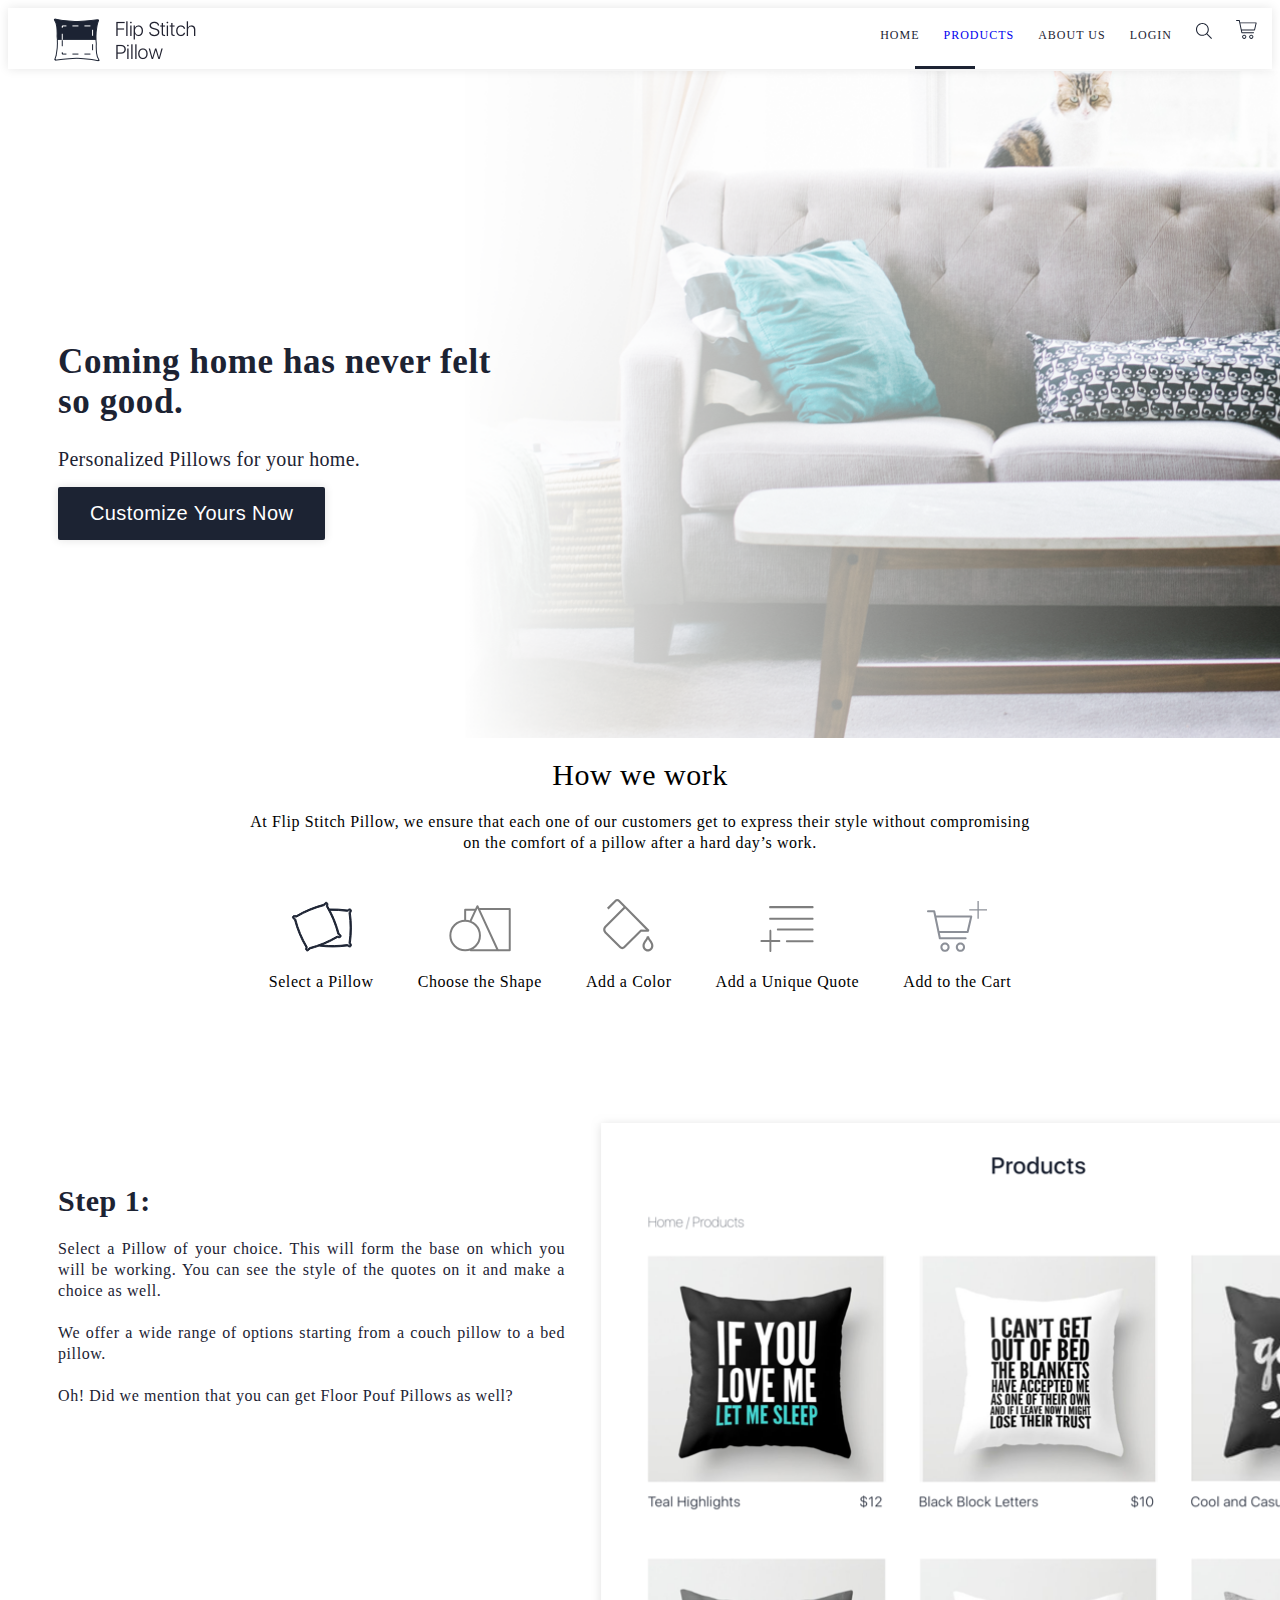
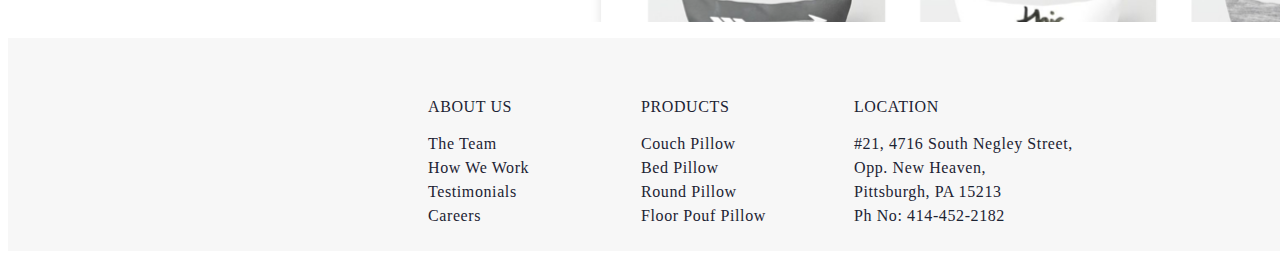
<file: index.html>
<!DOCTYPE html>
	<head>
		<title>index</title>
		<!--CSS File Link-->
		<link rel="stylesheet" href="mainstyle.css">
	</head>
	<body>
		<!--Header of the pages / Common throughout the pages-->
		<div class="header">
			<div class="logo">
				<!--Linking the logo picture-->
				<a href="index.html"><img src="img/Logo.png"></a>
			</div>
			<!--Takes care of the horizontal page navigation of the pages-->
			<div class="nav">
				<ul id="inline-list-header">
					<li>HOME</li>
					<li><a href="Main Product Page.html">PRODUCTS</a></li>
					<li>ABOUT US</li>
					<li>LOGIN</li>
					<li><img src="img/Search_1_.svg"></li>
					<li><img src="img/Shape.svg"></li>
				</ul>	
			</div>
			<!--Highter used to signify the page that the user is on-->
			<div class="highlight1-home"></div>
		</div>
		<!--Banner image and content-->
		<div class="banner">
			<div class="left-content">
				<h1>Coming home has never felt so good.</h1>
				<h2>Personalized Pillows for your home.</h2>
				<a href="Main Product Page.html"><button type="button" id="Primary">Customize Yours Now</button></a>
			</div>
		</div>
		<!--Process of the entire service-->
		<div class="process">
			<h1>How we work</h1>
			<p>At Flip Stitch Pillow, we ensure that each one of our customers get to express their style without compromising on the comfort of a pillow after a hard day’s work.</p>
			<div class="steps">
				<ul id="inline-list">
					<li>
						<div class="element">
							<img src="img/ChoosePillowIcon.svg">
							<p>Select a Pillow</p>
						</div>
					</li>
					<li>
						<div class="element">
							<img src="img/ChooseShapeIcon.svg">
							<p>Choose the Shape</p>
						</div>
					</li>
					<li>
						<div>
							<img src="img/AddColorIcon.svg">
							<p>Add a Color</p>
						</div>
					</li>
					<li>
						<div>
							<img src="img/AddTextIcon.svg">
							<p>Add a Unique Quote</p>
						</div>
					</li>
					<li>
						<div>
							<img src="img/AddToCartIcon.svg">
							<p>Add to the Cart</p>
						</div>
					</li>
				</ul>
			</div>
		</div>
		<!--Description of the steps-->
		<div class="step-section">
			<div class="step-details">
				<h1>Step 1:</h1>
				<p>Select a Pillow of your choice. This will form the base on which you will be working. You can see the style of the quotes on it and make a choice as well.</br></br>We offer a wide range of options starting from a couch pillow to a bed pillow.</br></br>Oh! Did we mention that you can get Floor Pouf Pillows as well? </p>
			</div>
		</div>
		<!--Footer / Common throughout the pages-->
		<div class="footer">
			<div class="footer-section">
				<ul id="inline-list">
					<li>ABOUT US
						<p>The Team<br>How We Work<br>Testimonials<br>Careers</p>
					</li>
					<li>PRODUCTS
						<p>Couch Pillow<br>Bed Pillow<br>Round Pillow<br>Floor Pouf Pillow</p>
					</li>
					<li>LOCATION
						<p>#21, 4716 South Negley Street, </br> Opp. New Heaven,</br> Pittsburgh, PA 15213</br>Ph No: 414-452-2182</p>
					</li>
				</ul>
			</div>
		</div>	
	</body>
</file>
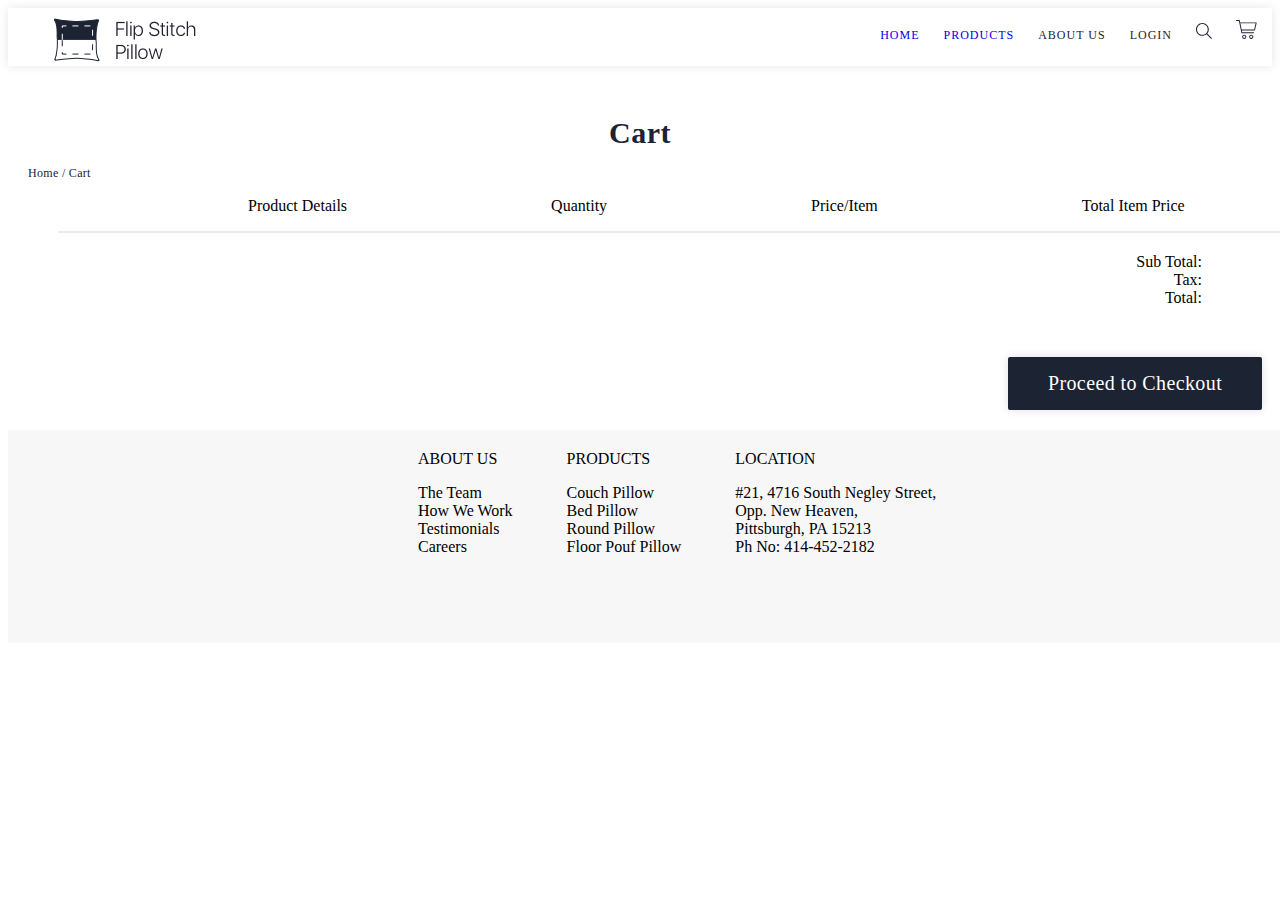
<file: Cart.html>
<!DOCTYPE html>
	<head>
		<title>Cart</title>
		<!--CSS File Link-->
		<link rel="stylesheet" href="mainstyle.css">
		<script src="https://ajax.googleapis.com/ajax/libs/jquery/3.2.1/jquery.min.js"></script>
		<!-- JavaScript File-->
		<script src="main.js"></script>
	</head>
	<body>
		<div class="header">
			<!--Header / Common through the pages-->
			<div class="logo">
				<!--Linking the logo picture-->
				<a href="index.html"><img src="img/Logo.png"></a>
			</div>
			<!--Takes care of the horizontal page navigation of the pages-->
			<div class="nav">
				<ul id="inline-list-header">
					<li><a href="index.html">HOME</a></li>
					<li><a href="Main Product Page.html">PRODUCTS</a></li>
					<li>ABOUT US</li>
					<li>LOGIN</li>
					<li><img src="img/Search_1_.svg"></li>
					<li><img src="img/Shape.svg"></li>
					<div id="numbers">0</div>
				</ul>	
			</div>
		</div>
			<div class="contents">
				<h1 id="product-page-heading">Cart</h1>
			</div>
			<div class="main-content-box">
				<div class="header1-product-details-page">
					<h5>Home / Cart</h5>
				</div>
			</div>
			<div class="other-details">
				<ul id="inline-list-details-cart">
					<li>Product Details</li>
					<li>Quantity</li>
					<li>Price/Item</li>
					<li>Total Item Price</li>
				</ul>
			</div>
		<!--Line separator and highlighter-->
		<div class="separator">
			<div class="rectangle"></div>
		</div>

		<div class="cart-item-block"></div>

		<!--Footer / Common throughout the pages-->
		<div id="final-calculation">
			<div>Sub Total:</div>
			<div>Tax:</div>
			<div>Total:</div> 
		</div>

		<div id="math-calculation">
			<div id="sub"></div>
			<div id="tax"></div>
			<div id="final"></div>
		</div>

		<div id="primary-checkout">Proceed to Checkout</div>
		<div class="footer-checkout">
			<div class="footer-section">
				<ul id="inline-list-cart">
					<li>ABOUT US
						<p>The Team<br>How We Work<br>Testimonials<br>Careers</p>
					</li>
					<li>PRODUCTS
						<p>Couch Pillow<br>Bed Pillow<br>Round Pillow<br>Floor Pouf Pillow</p>
					</li>
					<li>LOCATION
						<p>#21, 4716 South Negley Street, </br> Opp. New Heaven,</br> Pittsburgh, PA 15213</br>Ph No: 414-452-2182</p>
					</li>
				</ul>
			</div>
		</div>
</file>
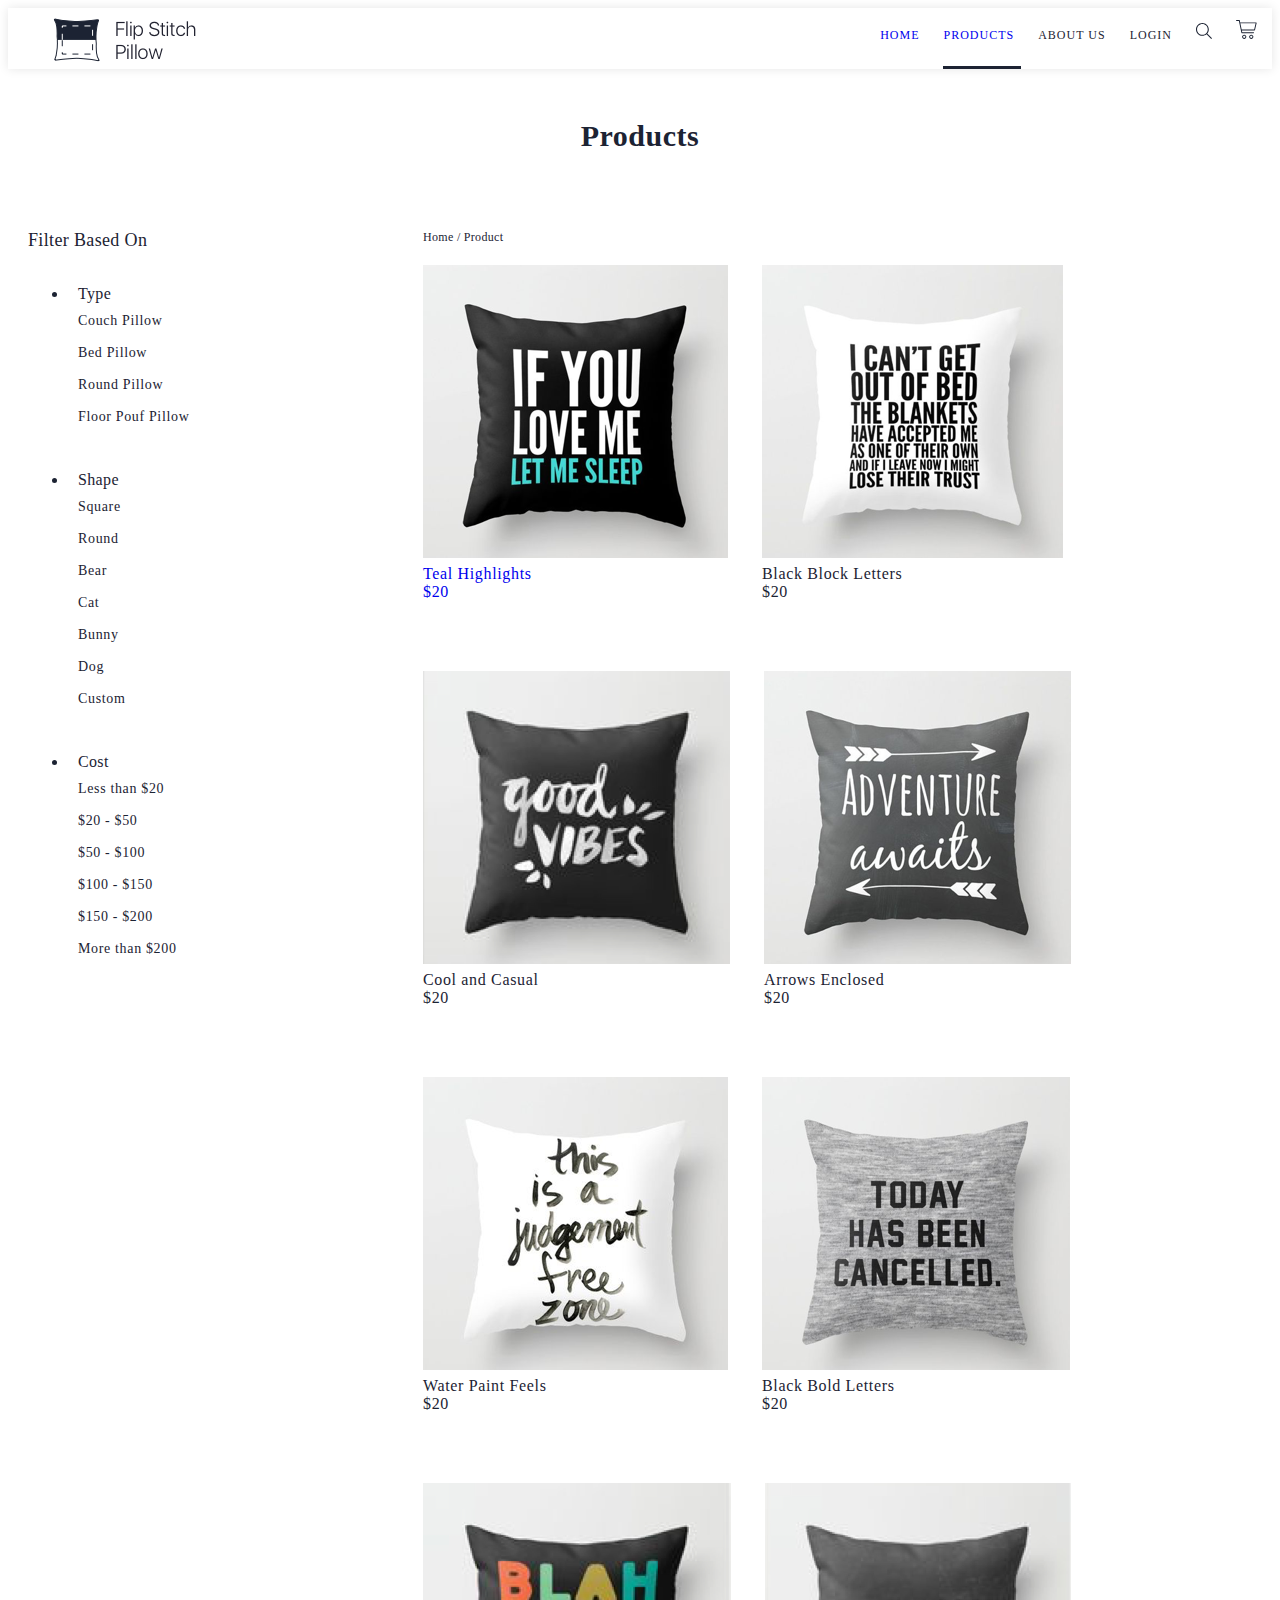
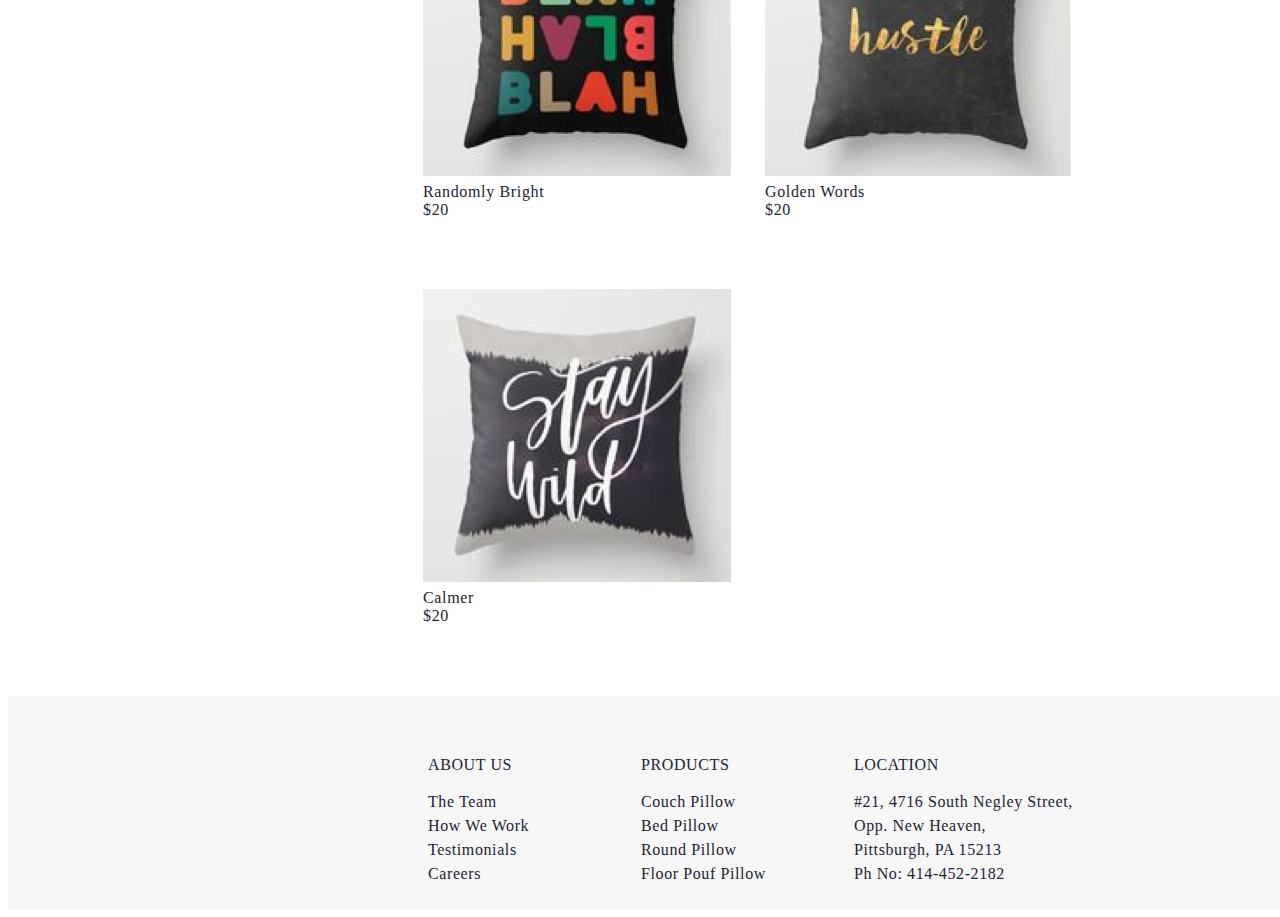
<file: Main Product Page.html>
<!DOCTYPE html>
	<head>
		<title>Product Page</title>
		<!--CSS File Link-->
		<link rel="stylesheet" href="mainstyle.css">
		<script src="https://ajax.googleapis.com/ajax/libs/jquery/3.2.1/jquery.min.js"></script>

		<!-- JavaScript File-->
		<script src="main.js"></script>
	</head>
	<body>
		<!--Header / Common through the pages-->
		<div class="header">
			<!--Linking the logo picture-->
			<div class="logo">
				<a href="index.html"><img src="img/Logo.png"></a>
			</div>
			<!--Takes care of the horizontal page navigation of the pages-->
			<div class="nav">
				<ul id="inline-list-header">
					<li><a href="index.html">HOME</a></li>
					<li><a href="Main Product Page.html">PRODUCTS</a></li>
					<li>ABOUT US</li>
					<li>LOGIN</li>
					<li><img src="img/Search_1_.svg"></li>
					<li><img src="img/Shape.svg"></li>
					<!-- Shows the number of products that are added to the cart -->
					<div id="numbers">0</div>
				</ul>	
			</div>
			<!--Highter used to signify the page that the user is on-->
			<div class="highlight1-product"></div>
		</div>
		<h1 id="product-page-heading">Products</h1>
		<div class="main">
		<!--Filter criteria for the pillow-->
			<div class="rightnav">
				<h4>Filter Based On</h4>
				<ul>
					<li>Type
					<p>
						Couch Pillow<br><br>
						Bed Pillow<br><br>
						Round Pillow<br><br>
						Floor Pouf Pillow<br><br>
					</p>
					</li>
					<li>Shape
						<p>
							Square</br></br>
							Round</br><br>
							Bear</br><br>
							Cat</br><br>
							Bunny</br><br>
							Dog</br><br>
							Custom</br><br>
						</p>
						</li>
					<li>Cost
						<p>
							Less than $20</br><br>
							$20 - $50</br><br>
							$50 - $100</br><br>
							$100 - $150</br><br>
							$150 - $200</br><br>
							More than $200</br><br>
						</p>
					</li>
				</ul>
			</div>
		<!--Product Details part of the page which displays all the data-->
		<div class="product-details">
			<div class="header1">
				<h5>Home / Product</h5>
				<h4>Sort By</h4>
			</div>
			<div class="section" id="choice1"> <!--href="Product Details Page.html"-->
				<a href="Product Details Page.html"><img src="img/1.png"></a>
				<span><a href="Product Details Page.html">Teal Highlights<br>$20</a></span>
			</div>
			<div class="section" id="choice2">
				<img src="img/2.png">
				<span>Black Block Letters<br>$20</span>
			</div>
			<div class="section" id="choice3">
				<img src="img/3.png">
				<span>Cool and Casual<br>$20</span>
			</div>
			<div class="section" id="choice4">
				<img src="img/4.png">
				<span>Arrows Enclosed<br>$20</span>
			</div>
			<div class="section" id="choice5">
				<img src="img/5.png">
				<span>Water Paint Feels<br>$20</span>
			</div>
			<div class="section" id="choice6">
				<img src="img/6.png">
				<span>Black Bold Letters<br>$20</span>
			</div>
			<div class="section" id="choice7">
				<img src="img/7.png">
				<span>Randomly Bright<br>$20</span>
			</div>
			<div class="section" id="choice8">
				<img src="img/8.png">
				<span>Golden Words<br>$20</span>
			</div>
			<div class="section" id="choice9">
				<img src="img/9.png">
				<span>Calmer<br>$20</span>
			</div>
		</div>
	</div>
		<!--Footer / Common throughout the pages--> 
		<div class="footer">
			<div class="footer-section">
				<ul id="inline-list">
					<li>ABOUT US
						<p>The Team<br>How We Work<br>Testimonials<br>Careers</p>
					</li>
					<li>PRODUCTS
						<p>Couch Pillow<br>Bed Pillow<br>Round Pillow<br>Floor Pouf Pillow</p>
					</li>
					<li>LOCATION
						<p>#21, 4716 South Negley Street, </br> Opp. New Heaven,</br> Pittsburgh, PA 15213</br>Ph No: 414-452-2182</p>
					</li>
				</ul>
			</div>
		</div>	
	</body>
</file>
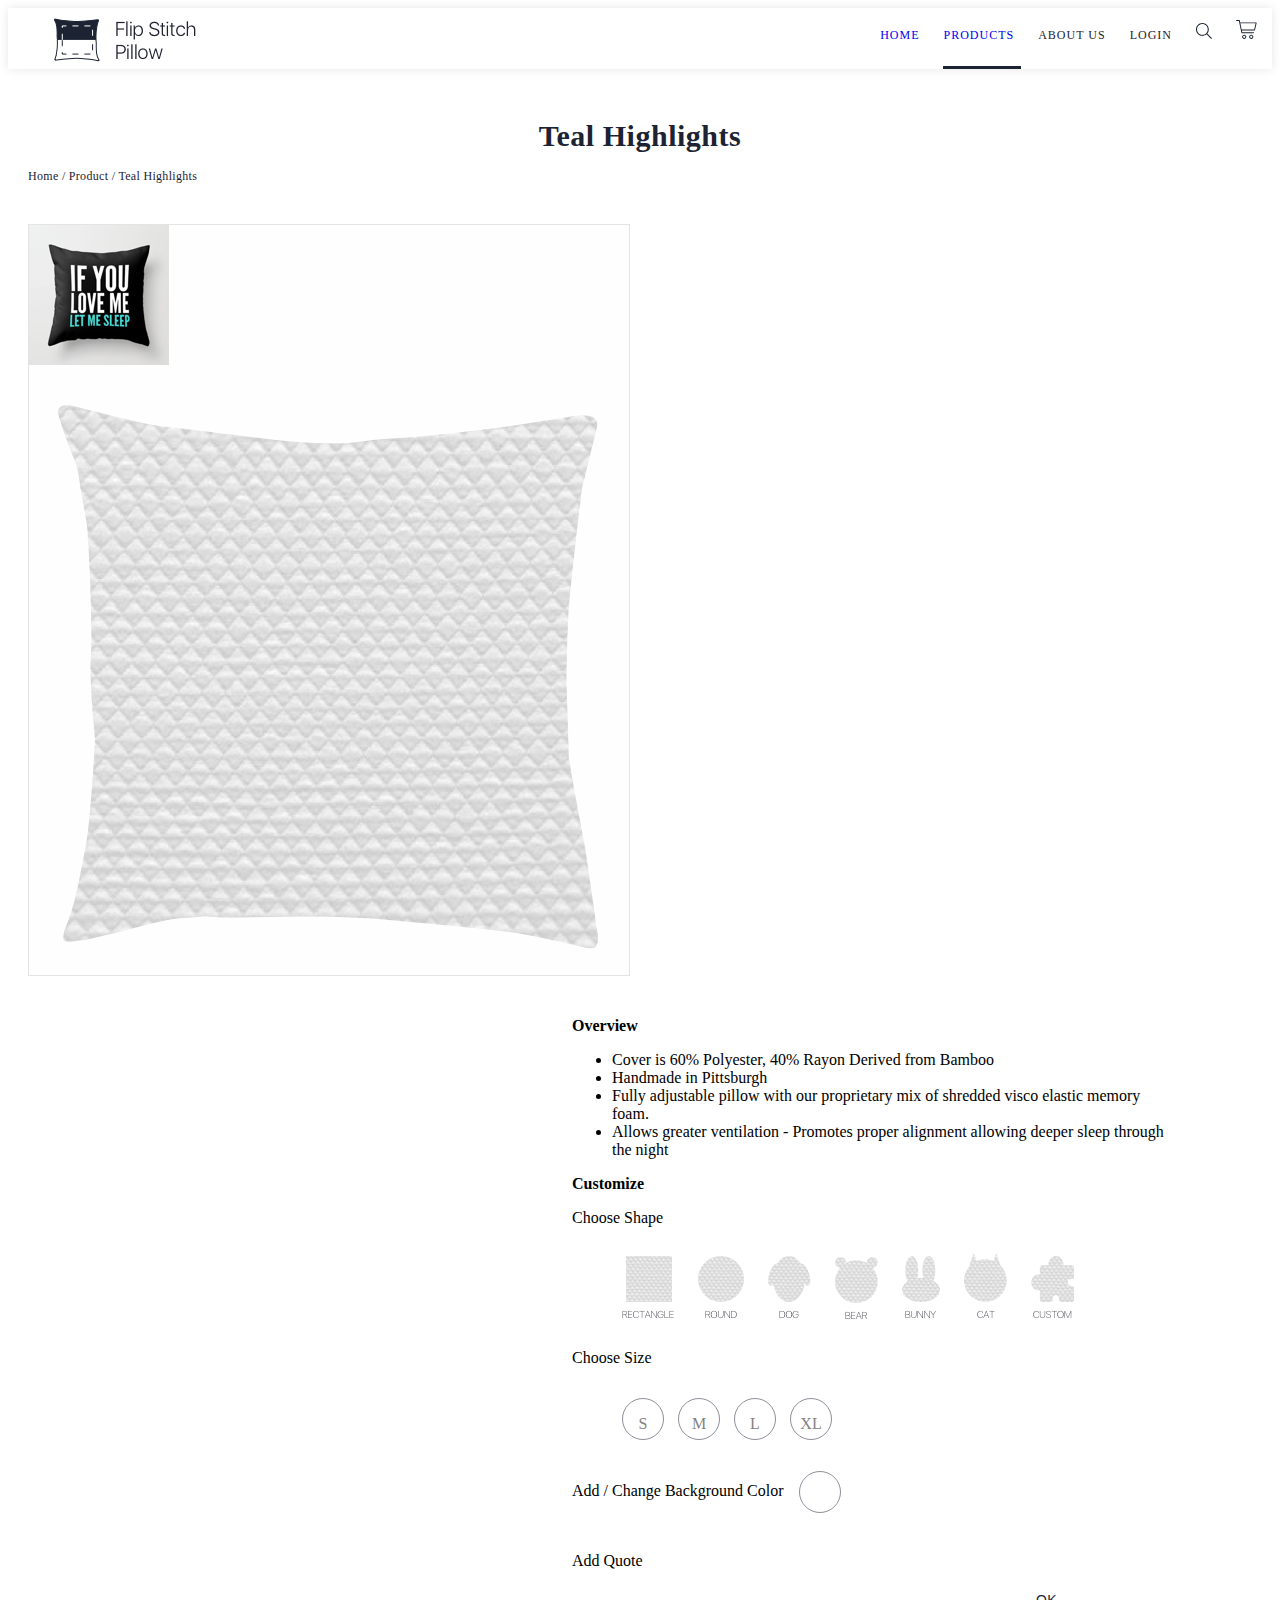
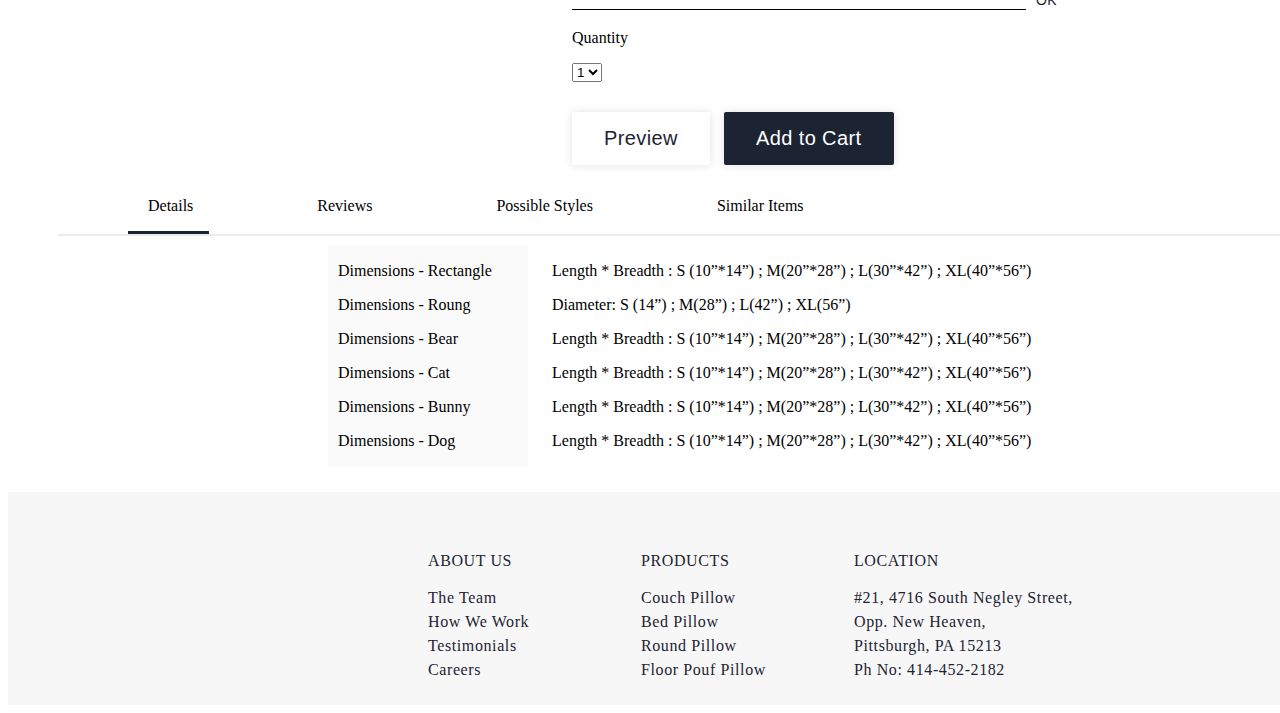
<file: Product Details Page.html>
<!DOCTYPE html>
	<head>
		<title>Product Details Page</title>
		<!--CSS File Link-->
		<link rel="stylesheet" href="mainstyle.css">
		<script src="https://ajax.googleapis.com/ajax/libs/jquery/3.2.1/jquery.min.js"></script>
		<!-- JavaScript File-->
		<script src="main.js"></script>
	</head>
	<body>
		<div class="header">
			<!--Header / Common through the pages-->
			<div class="logo">
				<!--Linking the logo picture-->
				<a href="index.html"><img src="img/Logo.png"></a>
			</div>
			<!--Takes care of the horizontal page navigation of the pages-->
			<div class="nav">
				<ul id="inline-list-header">
					<li><a href="index.html">HOME</a></li>
					<li><a href="Main Product Page.html">PRODUCTS</a></li>
					<li>ABOUT US</li>
					<li>LOGIN</li>
					<li><img src="img/Search_1_.svg"></li>
					<a href="Cart.html"><li><img src="img/Shape.svg"></li></a>
					<!-- Shows the number of products that are added to the cart -->
					<div id="numbers">0</div>
				</ul>	
			</div>
			<!--Highter used to signify the page that the user is on-->
			<div class="highlight1-product"></div>
		</div>
			<div class="contents">
				<h1 id="product-page-heading">Teal Highlights</h1>
			</div>
			<div class="main-content-box">
				<div class="header1-product-details-page">
					<h5>Home / Product / Teal Highlights</h5>
				</div>
			<!--Image section of the page-->
				<div class="picture">
					<img src="img/a5df60d8dc35fd60085b97619df312f4.png">
					<img id ="big-pic" src="img/Group%2013.png">
				</div>
				<!--Takes care of the content details of the product-->
				<div class="leftside">
					<h4>Overview</h4>
					<div class="overview-details">
						<ul id="overview-details-list">
							<li id="overview-details-list">Cover is 60% Polyester, 40% Rayon Derived from Bamboo</li>
							<li id="overview-details-list">Handmade in Pittsburgh</li>
							<li id="overview-details-list">Fully adjustable pillow with our proprietary mix of shredded visco elastic memory foam.</li>
							<li id="overview-details-list">Allows greater ventilation - Promotes proper alignment allowing deeper sleep through the night</li>
						</ul>
					</div>
					<!--Options to customize the pillow-->
					<h4>Customize</h4>
					<p>Choose Shape</p>
					<ul id="inline-list1">
							<li id="rectangle-click"><img id="rectangle-pic" src="img/Rectangle.png"></li>
							<li id="round-click"><img src="img/Round.png"></li>
							<li id="dog-click"><img src="img/Dog.png"></li>
							<li id="bear-click"><img src="img/Bear.png"></li>
							<li id="bunny-click"><img src="img/Bunny.png"></li>
							<li id="cat-click"><img src="img/Cat.png"></li>
							<li id="custom-click"><img src="img/Custom.png"></li>
					</ul>
					<!--Choice of the size-->
					<p>Choose Size</p>
						<ul id="inline-list">
							<li class="circle" id="circle-s">
								<p>S</p>
							</li>
							<li class="circle" id="circle-m">
								<p>M</p>
							</li>
							<li class="circle" id="circle-l">
								<p>L
								</p>
							</li>
							<li class="circle" id="circle-xl">
								<p>XL
								</p>
							</li>
						</ul>
				<div>
					<!--Takes care of choosing the backgound color of the pillow-->
				<div class="background-color">
					<p>Add / Change Background Color</p>
					<div class="circle" id="circle1">
					</div>
				</div>
					<!--Adding the Quote to make it unique-->
					<p>Add Quote</p>
					<!--Textbox to enter the quote as well as the button-->
					<input id="tertiary-text" type="text"></input>
					<button id="Tertiary">OK</button>
					<div>
						<p>Quantity</p>
						<select id="dropdown">
						  <option value="1">1</option>
						  <option value="2">2</option>
						  <option value="3">3</option>
						  <option value="4">4</option>
						  <option value="5">5</option>
						  <option value="6">6</option>
						</select>
					</div>

					<!--Button section that has the primary and the secondary button-->
					<div class="buttons">
					<button id="Secondary">Preview</button>
					<!--a href="Cart.html"--><button id="Primary">Add to Cart</button><!--/a-->
					<p id ="text">Added!<p>
					</div>
				</div>
			</div>
		</div>
		<!--Other details of the product that can be found at the bottom of the page-->
		<div class="other-details">
			<ul id="inline-list-details">
				<li>Details</li>
				<li>Reviews</li>
				<li>Possible Styles</li>
				<li>Similar Items</li>
			</ul>
		</div>
		<!--Line separator and highlighter-->
		<div class="separator">
			<div class="highlight"></div>
			<div class="rectangle"></div>
		</div>
		<div class="bottom-details">
			<div class="left-column">
				<p class="details1">Dimensions - Rectangle</p>
				<p class="details1">Dimensions - Roung</p>
				<p class="details1">Dimensions - Bear</p>
				<p class="details1">Dimensions - Cat</p>
				<p class="details1">Dimensions - Bunny</p>
				<p class="details1">Dimensions - Dog</p>
			</div>
			<div class="right-column">
				<p class="details1">Length * Breadth : S (10”*14”) ; M(20”*28”) ; L(30”*42”) ; XL(40”*56”)</p>
				<p class="details1">Diameter: S (14”) ; M(28”) ; L(42”) ; XL(56”)</p>
				<p class="details1">Length * Breadth : S (10”*14”) ; M(20”*28”) ; L(30”*42”) ; XL(40”*56”)</p>
				<p class="details1">Length * Breadth : S (10”*14”) ; M(20”*28”) ; L(30”*42”) ; XL(40”*56”)</p>
				<p class="details1">Length * Breadth : S (10”*14”) ; M(20”*28”) ; L(30”*42”) ; XL(40”*56”)</p>
				<p class="details1">Length * Breadth : S (10”*14”) ; M(20”*28”) ; L(30”*42”) ; XL(40”*56”)</p>
			</div>					
		</div>
	</div>
		<!--Footer / Common throughout the pages--> 
		<div class="footer">
			<div class="footer-section">
				<ul id="inline-list">
					<li>ABOUT US
						<p>The Team<br>How We Work<br>Testimonials<br>Careers</p>
					</li>
					<li>PRODUCTS
						<p>Couch Pillow<br>Bed Pillow<br>Round Pillow<br>Floor Pouf Pillow</p>
					</li>
					<li>LOCATION
						<p>#21, 4716 South Negley Street, </br> Opp. New Heaven,</br> Pittsburgh, PA 15213</br>Ph No: 414-452-2182</p>
					</li>
				</ul>
			</div>
		</div>
	</body>
</file>
<file: mainstyle.css>
/*Header style*/
.header
{
	width: 100%;
	background: #FFFFFF;
	box-shadow: 0 0 10px 0 rgba(0,0,0,0.10);
	display: inline-block;
	text-decoration: none;
}

/*Logo Style*/
.logo
{

	background: #FFF;
	box-shadow: none;
	margin-left: 45px;
	margin-top: 10px;
	display: inline-block;
}

/*Lists that need to be horizontal and not vertical*/
#inline-list ul {
  list-style-type: none;
  overflow: hidden;
}

#inline-list li{
	display: inline-block;
}

/*Right Page Navigation style*/
.nav
{
	float: right;
	box-shadow: none;
	align-items: right;
	margin-top: 50;
	margin-right: auto;
	font-size: 12px;
	color: #1C2333;
	letter-spacing: 1px;
}

/*Home Page Banner Style*/
.banner
{
	background-image: url("img/BannerImage.png");
	background-size: cover;
	width: 1445px;
	height: 669px;
	padding: 0;
	margin: 0;
}

/*Banner content Details*/
.left-content
{
	padding: 250px 50px;
}

.left-content h1
{
	width: 439px;
	height: 82px;
	font-size: 35px;
	font-weight: 600;
	letter-spacing: 0.6px;
	text-align: left;
	color: #1c2333;
}

.left-content h2
{
	width: 308px;
	height: 23px;
	font-size: 20px;
	font-weight: 300;
	letter-spacing: 0.3px;
	text-align: left;
	color: #1c2333;
}

/*Primary Button style*/
#Primary
{
	background: #1C2333;
	box-shadow: 0 0 10px 0 rgba(0,0,0,0.12);
	border-radius: 2px;
	font-size: 20px;
	color: #FFFFFF;
	letter-spacing: 0.4px;
	border: none;
	padding: 15px 32px;
}

/*Setting the background color of the pages*/
.body
{
	background: #FFFFFF;
}

/*Home Page -- Process where the steps are shown*/
.process
{
	margin:0 auto 0 auto;
    width:800px;
    text-align: center;
}

.process h1
{
	font-size: 30px;
	font-weight: 500;
	letter-spacing: 0.5px;
}

.process p
{
	font-size: 16px;
	font-weight: 300;
	line-height: 1.31;
	letter-spacing: 0.6px;
}

/*Detailing of the steps with the pictures is shown*/
.steps
{
	width: 1000px;
	margin: 100px auto 0px 0px;
	position: relative;
	top: 50%;
    left: 50%;
    transform: translate(-50%, -50%);
}
.steps ul
{
	list-style-type: none;
	margin: 10px;
	padding: 0px;
}

.steps li
{
	margin: 10px;
	padding: 10px;
	display: inline-block;
}

.step-section
{
	background-image: url("img/Product_Page.png");
	background-size: cover;
	width: 1445px;
	height: 508px;
	padding: 0px;
}

.step-details
{
	padding: 50px 50px;
}

.step-details h1
{
	font-size: 30px;
	color: #1C2333;
	letter-spacing: 0.52px;
}

.step-details p
{
	width: 507px;
	text-align: justify;
	color: #1c2333;*/
	font-size: 16px;
	letter-spacing: 0.58px;
	line-height: 21px;
}

/*Footer Style*/
.footer
{	
	width: 1440px;
	height: 213px;
	background-color: #f7f7f7;
}

.footer-section
{
	width: 800px;
	margin:0px auto 0px auto;
}

.footer li
{
	margin: 30px;
	padding: 30px;
	display: inline-block;
	width: 89px;
	height: 18px;
	font-size: 16px;
	font-weight: 500;
	letter-spacing: 0.6px;
	text-align: left;
	color: #1c2333;
}

.footer p
{
	width: 230px;
	height: 84px;
	font-size: 16px;
	font-weight: 300;
	line-height: 1.5;
	letter-spacing: 0.6px;
	text-align: left;
	color: #1c2333;
}

/*Filter Section of the Main Product Page*/
.rightnav
{
	width: 300px;
	margin-top: 10px;
	float: left;
}

.rightnav h4
{
	font-weight: 200;
	font-size: 18px;
	color: #1C2333;
	letter-spacing: 0.35px;
	margin-left: 20px;
	margin-top: 10px;
}

.rightnav li
{
	margin-bottom:10px;
	margin-left: 20px;
	padding:10px;
	width: 200px;
	font-size: 16px;
	text-align: left;
	color: #1c2333;
	letter-spacing: 0.35px;
}

.rightnav p
{
	margin-top:10px;
	margin-bottom: 0px;
	width: 200px;
	font-size: 14px;
	text-align: left;
	color: #1c2333;
	letter-spacing: 0.65px;
}

/*Page Heading Style for the Product Pages*/
#product-page-heading
{
	font-size: 30px;
	color: #1C2333;
	letter-spacing: 0.52px;
	margin-top: 50px;
	margin-bottom: 0px;
    position: absolute;
    left: 50%;
    transform: translate(-50%);
}

/*Product Grid for the main Product Page=*/
.product-details
{
	margin-left: 400px;
	margin-top: 141px;
}

.header1 h5
{
	font-size: 12px;
	color: #1C2333;
	font-weight: 100;
	letter-spacing: 0.31px;
	margin-left: 15px;
	display: inline-block;
}

.header1 h4
{
	display: inline-block;
	font-weight: 200;
	font-size: 16px;
	color: #1C2333;
	letter-spacing: 0.35px;
	float: right;
	margin-right: 12px;
}

.header1
{
	width: 1000px;
	display: inline-block;
	align-content: center;
	height: 40px;
}

/*Each Picture in the grid's picture and the details*/
.section
{
	width: auto;
	display: inline-grid; 
    grid-template-rows: [first] 125px [line2] 125px [line3] 125px;
    padding: 5px;
    margin: 10px;
    vertical-align: text-bottom;
}

.section span
{
	display: block;
	position: relative;
	top: 175px;
	font-size: 16px;
	color: #1C2333;
	letter-spacing: 0.65px;
}

/*Product Details Page - picture section*/
.picture
{
	width: 600px;
	height: 750px;
	background-color: #fefefe;
	border: solid 0.5px #e4e4e4;
	margin-top: 40px;
	margin-left: 20px;
	display: inline-block;
}

/*Content box that takes care of the overview and the customization of the pillow*/
.main-content-box
{
	display: inline-block;
}

.leftside
{
	display: inline-block;
	float: right;
	width: 600px;
	margin-right: 100px;
	margin-top: 20px;
	margin-left: 20px;

}

.leftside h4
{
	margin-bottom: 0px;
}

/*Lining of the pictures as well as the elements in the center*/
#inline-list1 ul 
{
  list-style-type: none;
  overflow: hidden;
  align-self: left;
  float: left;
  padding-left: 0px;
}

#inline-list1 li
{
	display: inline-block;
	padding: 10px;
	text-align: center;
}

/*Section of the page with 2 buttons -- Primary to add to the cart and Secondary to Prevew the item*/
.buttons
{
	margin-top:30px;
	width:auto;
}

/*Adds the shape to the size*/
#circle
{
	border-radius: 50%;
	width: 40px;
	height: 40px;
	opacity: 0.5;
	border: solid 1px #1c2333;
	text-align: center;
	/*align-content: center;*/
	margin-right: 10px;
}

/*Takes care of the additional details that are shown in the product page below the product*/
.bottom-details
{
	display: inline-block;
	margin-left: 300px;
}

/*Left side of the table*/
.left-column
{
	width: 200px;
	display: inline-block;
	margin-left: 20px;
	background-color: #FAFAFA;
}

/*Right side of the table*/
.right-column
{
	width: 500px;
	margin: 10px;
	display: inline-block;
}

/*All the details that are shown in the left and the right side of the table*/
.details1
{
	margin-left: 10px;
}

/*Tertiary button style*/
#Tertiary
{
	background-color: #FFFFFF;
	font-size: 14px;
	width: 32px;
	height: 27px;
	letter-spacing: 0.4px;
	text-align: left;
	color: #1c2333;
	border:0px;
}

/*Secondary button style*/
#Secondary
{
	background-color: #FFFFFF;
	box-shadow: 0 0 10px 0 rgba(0,0,0,0.12);
	border-radius: 2px;
	font-size: 20px;
	color: #1c2333;
	letter-spacing: 0.4px;
	border: none;
	padding: 15px 32px; 
	margin-right: 10px;
}

/*Takes care of the pictures as well as the sizes style*/
#inline-list-details ul 
{
  list-style-type: none;
  overflow: hidden;
  align-self: left;
  border: 1px;
}

#inline-list-details li
{
	display: inline-block;
	padding-right: 20px;
	padding-left: 20px
	padding-bottom: 0px;
	text-align: center;
	margin-left:100px;
}

/*Sets the initial margin and location for the leftside content*/
.overview-details
{
	float: left;
}

#overview-detail-list li
{
	margin-left: 0px;
}

/*Line and the highlight of the details section*/
.rectangle
{
	width: 1339px;
	border: solid 1px #ebebeb;
	background-color: #ebebeb;
	margin-left: 50px;
}

.highlight
{
	width: 81px;
	height: 3px;
	background-color: #1c2333;
	margin-left: 120px
}

#inline-list-header ul {
  list-style-type: none;
  overflow: hidden;
  margin-right: 10px;
}

#inline-list-header li{
	display: inline-block;
	margin-right: 5px;
	margin-bottom: 0px;
	padding-right: 10px;
	padding-left: 5px;
}

/*Changing the link design*/
a:link    
{
  text-decoration:  none;
} 

/*Adjusting the margin foe the product and the home pages*/
.highlight1-home
{
	width: 60px;
	height: 3px;
	background-color: #1c2333;
	margin-left: 71.75%;
	margin-bottom: 0px;
}

.highlight1-product
{
	width: 78px;
	height: 3px;
	background-color: #1c2333;
	margin-left: 74%;
	margin-bottom: 0px;
}

.header1-product-details-page h5
{
	/*font-family: Helvetica-Light;*/
	font-size: 12px;
	color: #1C2333;
	font-weight: 100;
	letter-spacing: 0.31px;
	margin-top: 100px;
	margin-bottom: 0px;
	margin-left: 20px;
}

/*Customizing the Add/Change background color part of the overview page*/
.background-color
{
	display: inline-block;
	height: 80px;
	width: 350px;
	vertical-align: center;
}

.circle
{
	display: inline-block;
	border-radius: 50%;
	width: 40px;
	height: 40px;
	opacity: 0.5;
	border: solid 1px #1c2333;
	text-align: center;
	align-content: center; 
	vertical-align: center;
	margin-left: 10px;
	margin-top: 15px;

}

#circle1{
	position: absolute;
	margin-top: 15px;
}

.background-color p
{
	display: inline-block;
	padding-top: 10px;
	width: 62%;
	vertical-align: center;
}

/*Changing the style of the input text box*/
input
{
	width: 450px;
    border: 0px solid #000000;
    border-bottom-width: 1px;
    background-color: transparent;
}

/*Cart element styling*/
#numbers
{
	color: white;
	float:right;
	background-color: #1c2333;
	width: 20px;
	height: 20px;
	border-radius: 50%;
	text-align: center;
	padding-top: 3px;
	clear: left;
}

/*div for each cart item that is added*/
.cart-item-block
{
	display: inline-block;
	align-items: center;
	/*margin-top: 20px;*/
	width: auto;
	height: auto;
	margin-left: 100px;
}

/*Stores main div with the list elemets*/
.cart-item-id
{
	margin-top: 30px;

}

/*Images in the cart*/
.cart-images
{
	width:80px;
	height:80px;
	margin-left: 100px;
	margin-top: 0px;
	display: inline-block;
	float: left;
}

/*List that contains the title, shape, quote and the size of the pillow*/
.list-container
{
	width: 10px;
	margin:0px;
}

.list-class ul
{
	width: 500px;
	display: inline-block;
	margin-right: 0px;
}
.list-class li
{
	width: 150px;
	list-style: none;
	padding-left: 20px;
	margin-left: 120px;
	margin-right: 0px;
}

/*Quantity of the pillows*/
#image-quantity
{
	margin-left: 170px;
	display: inline-block;
}

/*Individual price of the item*/
#image-price
{
	/*float: left;*/
	margin-left: 240px;
	display: inline-block;
}

/*Totaling of the product*/
#image-total
{
	margin-left: 270px;
	display: inline-block;
}

/*Remove button positioning*/
.remove-button
{
	margin-left: 100px;
	border: 0px;
	background-color: white;
	display: inline-block;
}

/*Image title styling*/
#image-title
{
	padding-top: 20px;
	margin-left: 10px;
	width: 300px;
	display: inline;
}

/*Image shape styling*/
#image-shape
{
	float: left;
	margin-left: 190px;
	width: auto;
    position: absolute;
}

/*Image size styling*/
#image-size
{
	float: left;
	margin-left: 190px;
	margin-top: 20px;
	width: auto;
    position: absolute;
}

/*Image quote styling*/
#image-quote
{
	float: left;
	margin-left: 190px;
	margin-top: 40px;
	width: auto;
    position: absolute;
}

/*Checkout button style*/
#primary-checkout
{
	background: #1C2333;
	box-shadow: 0 0 10px 0 rgba(0,0,0,0.12);
	border-radius: 2px;
	font-size: 20px;
	color: #FFFFFF;
	letter-spacing: 0.4px;
	border: none;
	padding: 15px 32px;
	width: 190px;
	text-align: center;
	display: block;
	margin-left: 1000px;
	margin-top: 50px;
	margin-bottom: 20px;
}

/*Styling for the titls of the totaling objects*/
#final-calculation
{
	margin-top: 20px;
	margin-left: 890px;
	width: 200px;
	text-align: right;
	display: inline-block;
}

/*Takes care of the totaling of the items of the cart*/
#math-calculation
{
	display: inline-block;
}

/*Footer of the cart page*/
.footer-checkout
{
	width: 1440px;
	height: 213px;
	background-color: #f7f7f7;
	margin-top: 10px;
}

/*Takes care of the alignment of the product details*/
#inline-list-details-cart ul
{
	list-style-type: none;
  	overflow: hidden;
  	margin-left: 150px;
}

/*Takes care of all the details of the products*/
#inline-list-details-cart li
{
	display: inline-block;
	margin-left: 200px;
}

/*Takes care of the list elemets in the cart*/
#inline-list-cart li
{
	display: inline-block;
	margin-left: 50px;
	margin-top: 20px;
}

/*Separator for all the elements in the cart*/
#rectangle-cart
{
	width: 1100px;
	border-bottom: solid 1px #ebebeb;
	background-color: #ebebeb;
	margin-left: 50px;
	margin-top:50px;
}

/*Highlights the disappearing text*/
#text
{
	float: right;
	margin-right: 220px;
	display: inline-block;
}
</file>
